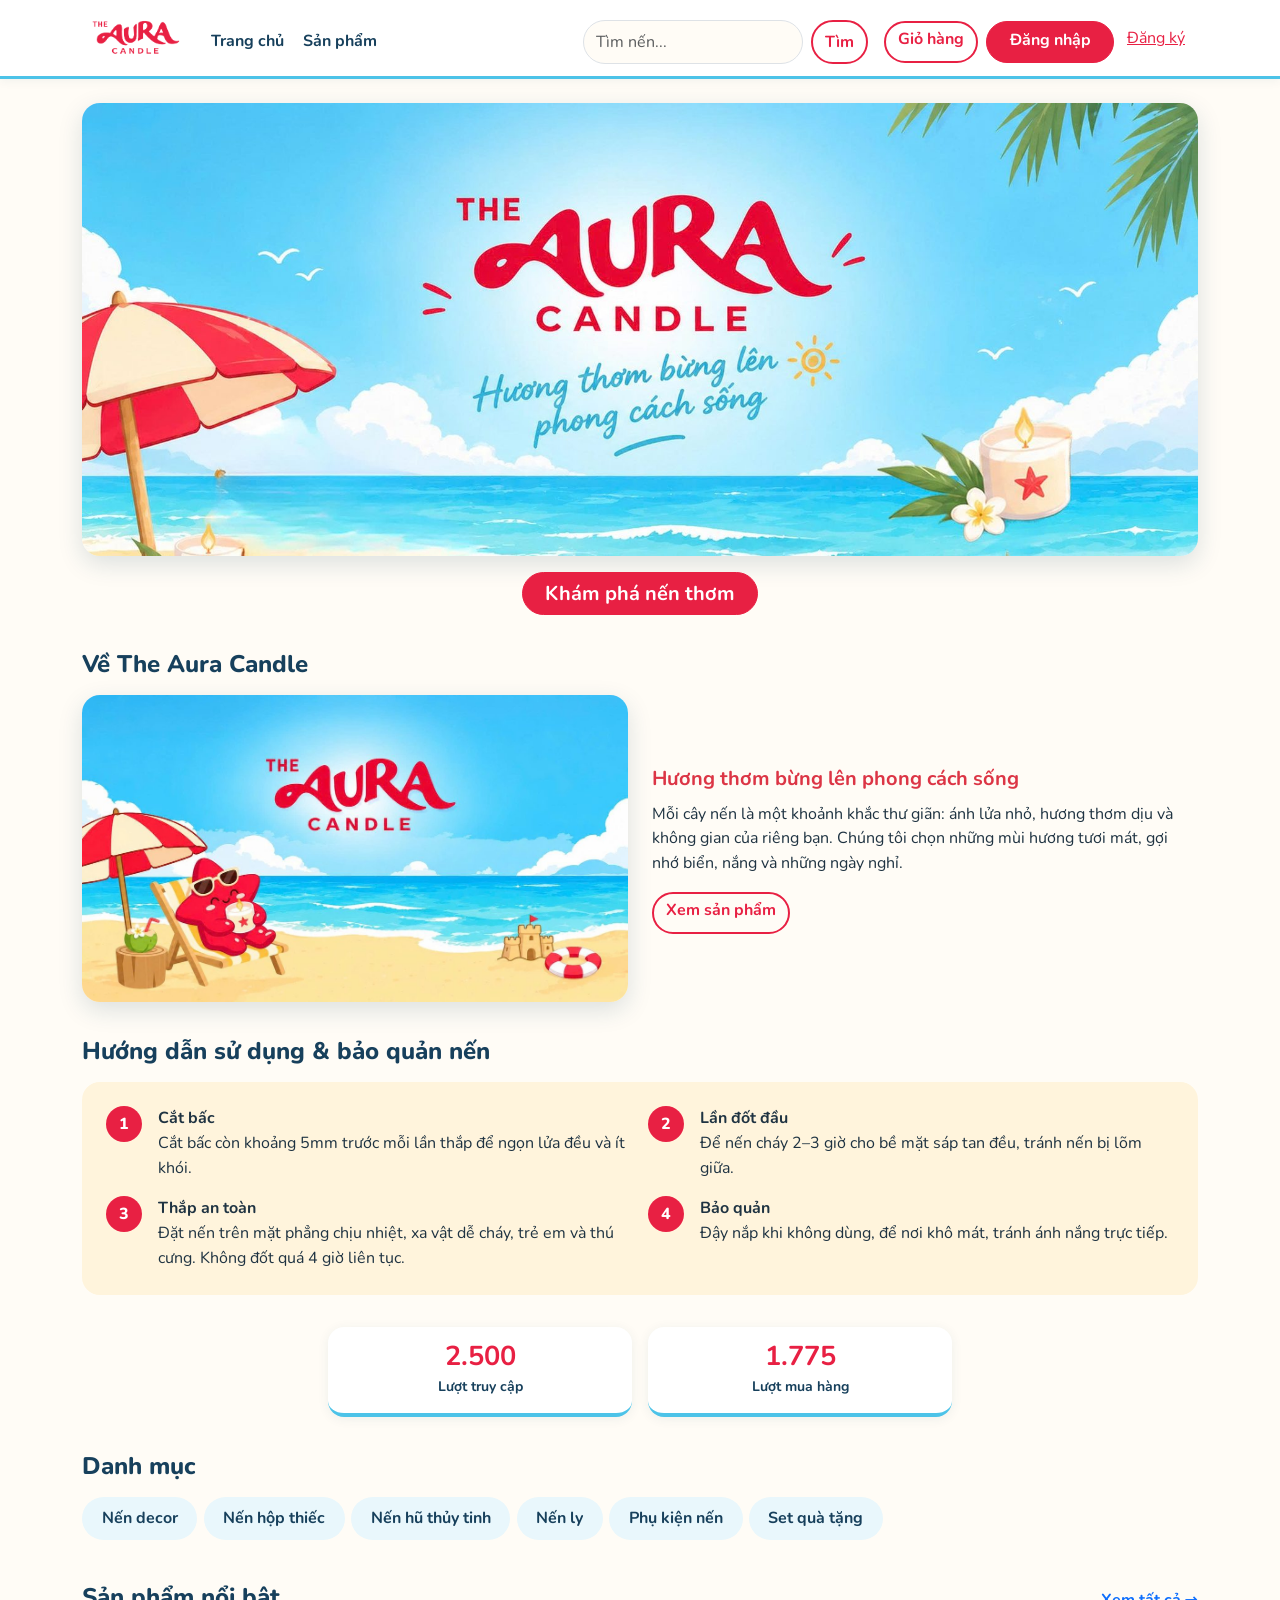
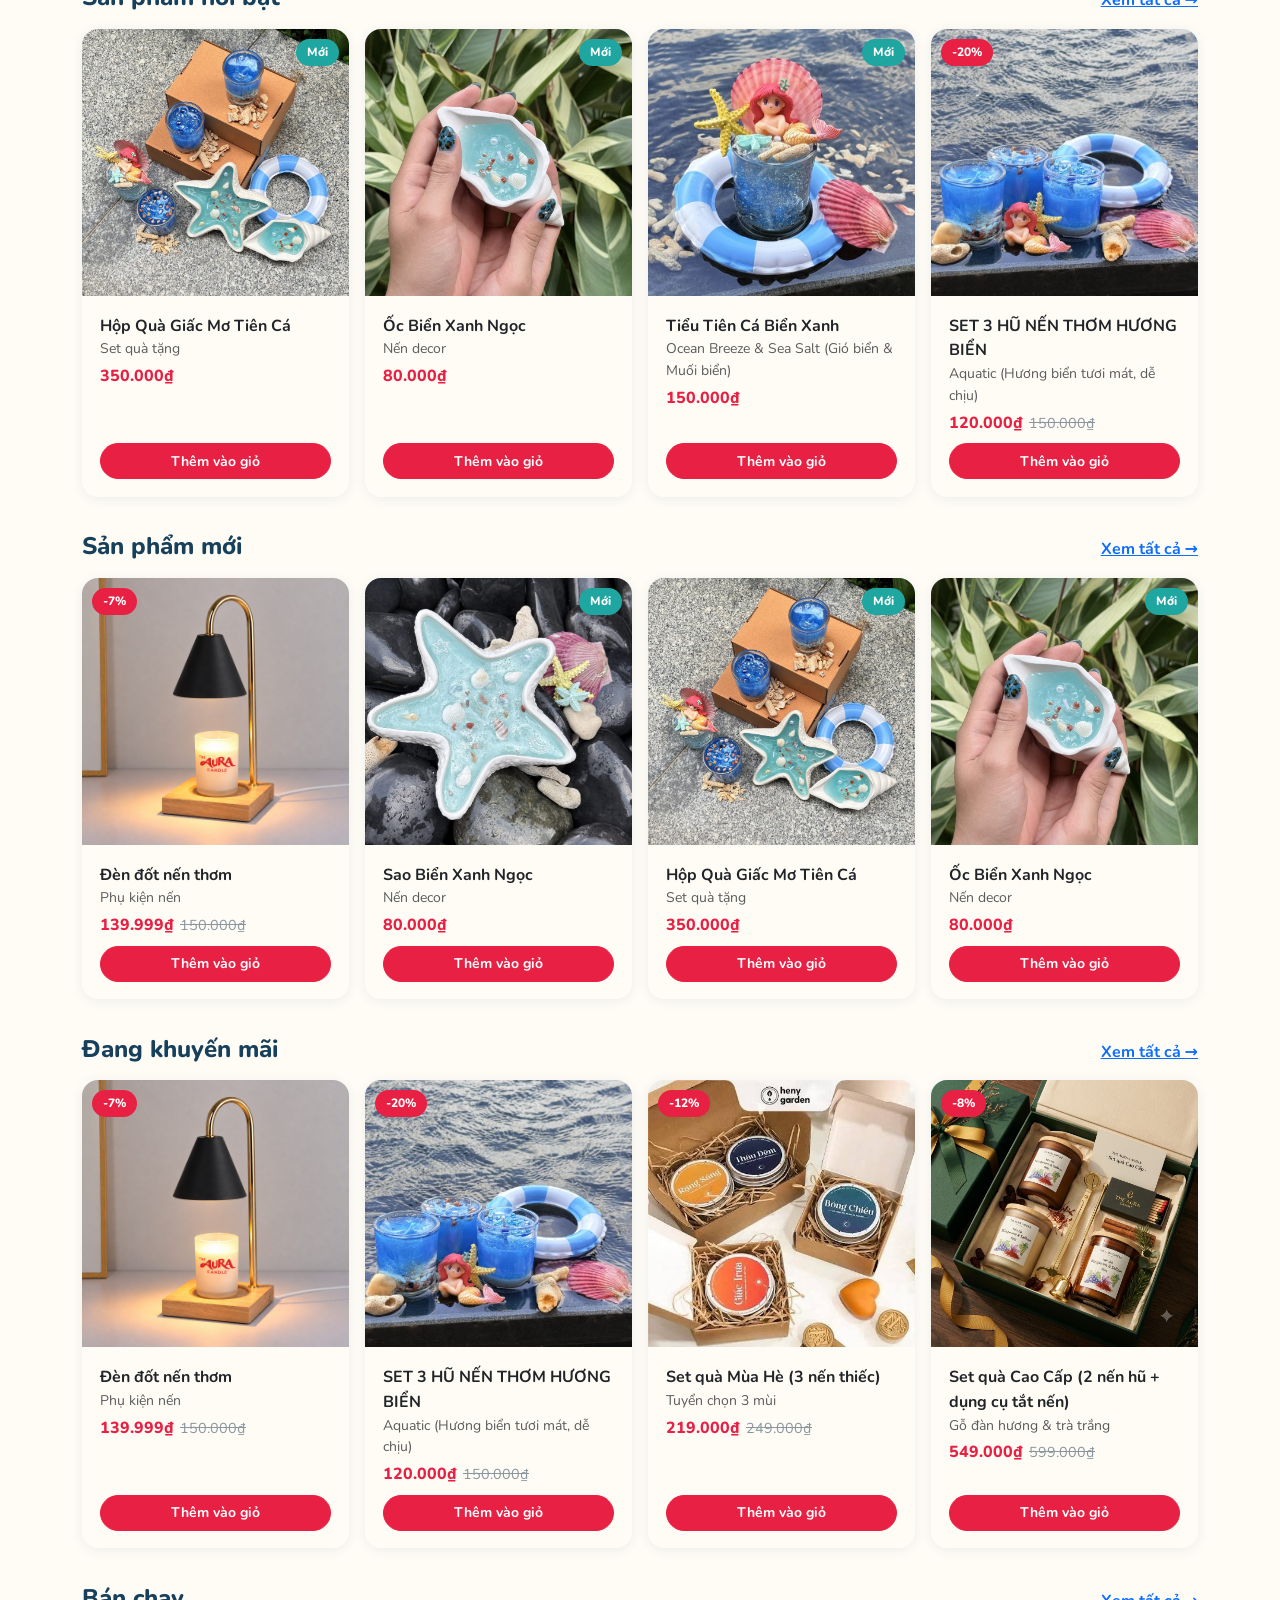
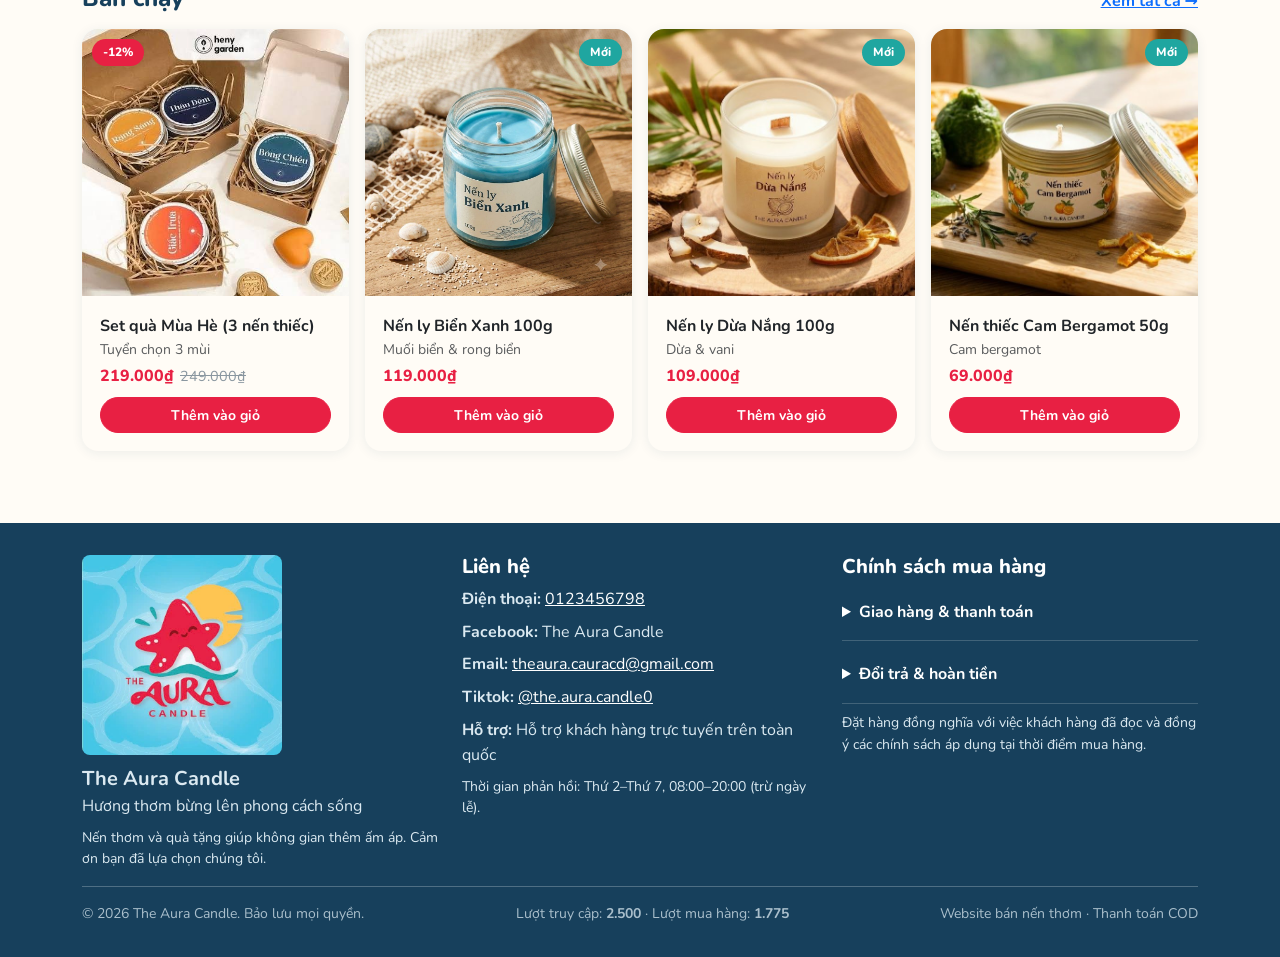
<file: index.html>
<!DOCTYPE html>
<html lang="vi">
<head>
  <meta charset="utf-8">
  <meta name="viewport" content="width=device-width, initial-scale=1">
  <meta name="description" content="The Aura Candle – Nến thơm và quà tặng, hương thơm bừng lên phong cách sống.">
  <title>The Aura Candle – Hương thơm bừng lên phong cách sống</title>
  <link rel="icon" href="images/logo/logo-square.jpg">
  <link rel="preconnect" href="https://fonts.googleapis.com">
  <link href="https://fonts.googleapis.com/css2?family=Nunito:wght@400;600;700;800&display=swap" rel="stylesheet">
  <link href="lib/bootstrap/bootstrap.min.css" rel="stylesheet">
  <link href="css/site.css" rel="stylesheet">
</head>
<body>
  <div id="nav"></div>
  <main id="app" class="container py-4"></main>
  <footer id="footer"></footer>
  <div id="toasts" class="toast-container position-fixed bottom-0 end-0 p-3"></div>
  <div id="modalHost"></div>
  <script src="lib/bootstrap/bootstrap.bundle.min.js"></script>
  <script src="js/config.js"></script>
  <script src="js/static-api.js"></script>
  <script src="js/app.js"></script>
</body>
</html>
</file>
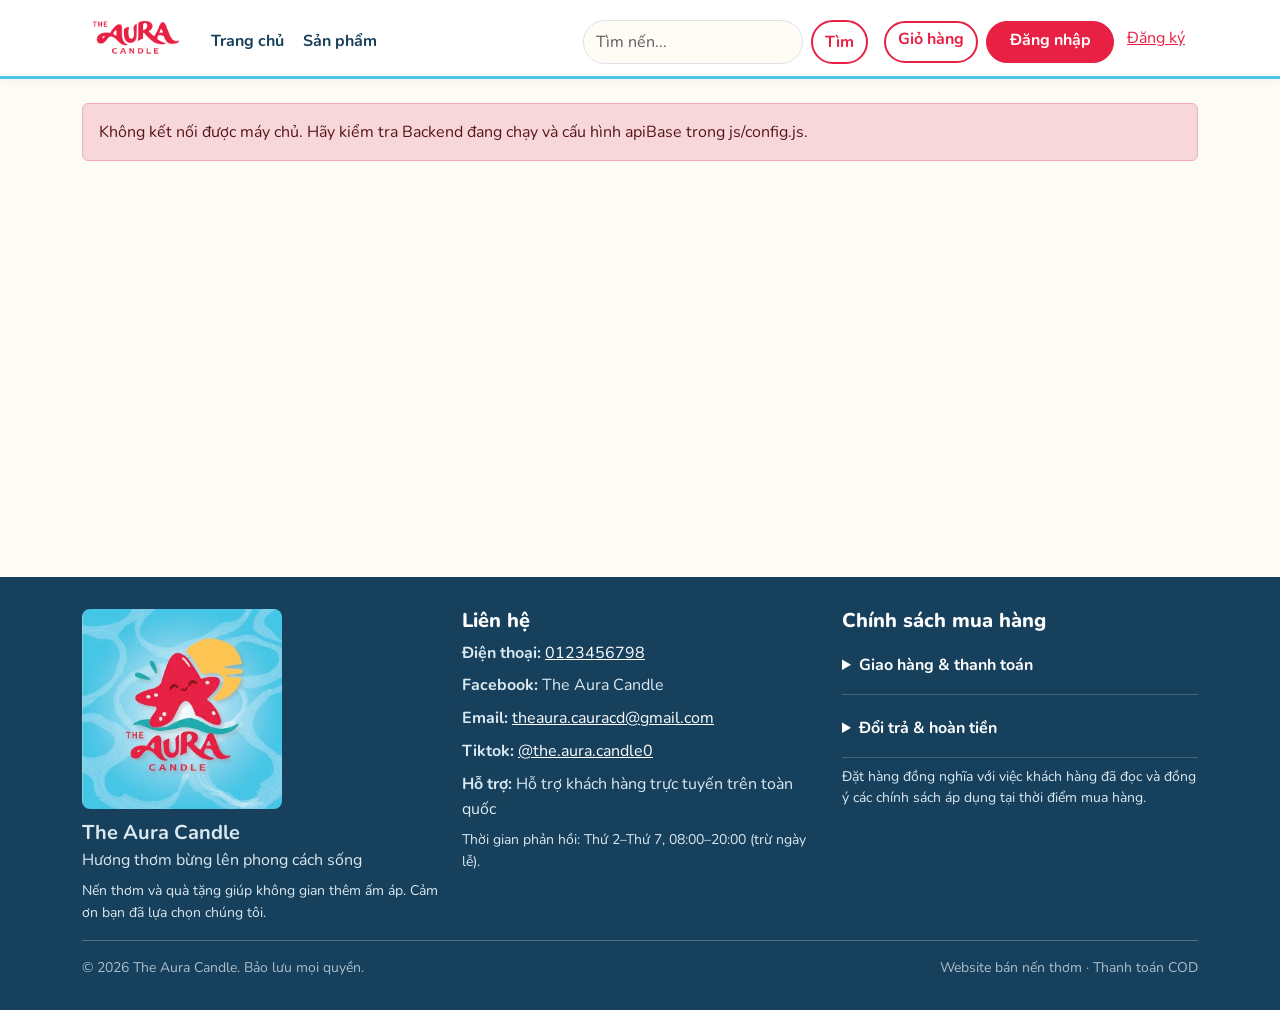
<file: NenThomStore.Web/wwwroot/index.html>
<!DOCTYPE html>
<html lang="vi">
<head>
  <meta charset="utf-8">
  <meta name="viewport" content="width=device-width, initial-scale=1">
  <title>The Aura Candle – Hương thơm bừng lên phong cách sống</title>
  <link rel="icon" href="images/logo/logo-square.jpg">
  <link rel="preconnect" href="https://fonts.googleapis.com">
  <link href="https://fonts.googleapis.com/css2?family=Nunito:wght@400;600;700;800&display=swap" rel="stylesheet">
  <link href="lib/bootstrap/bootstrap.min.css" rel="stylesheet">
  <link href="css/site.css" rel="stylesheet">
</head>
<body>
  <div id="nav"></div>
  <main id="app" class="container py-4"></main>
  <footer id="footer"></footer>
  <div id="toasts" class="toast-container position-fixed bottom-0 end-0 p-3"></div>
  <div id="modalHost"></div>
  <script src="lib/bootstrap/bootstrap.bundle.min.js"></script>
  <script src="js/config.js"></script>
  <script src="js/app.js"></script>
</body>
</html>
</file>
<file: css/site.css>
:root{--red:#E82043;--red-dark:#C4122F;--sky:#4CC3E8;--sky-soft:#E9F7FC;--navy:#17405C;--sand:#FFF4DC;--teal:#1FA6A0;--bg:#FFFCF6;--bs-body-font-family:'Nunito',system-ui,-apple-system,'Segoe UI',Roboto,sans-serif;--bs-body-color:#1f3342;--bs-body-bg:var(--bg);--bs-link-color:var(--red);--bs-link-hover-color:var(--red-dark)}
body{background:var(--bg)}
h1,h2,h3,h4,h5{color:var(--navy);font-weight:800}
.aura-nav{background:#fff;border-bottom:3px solid var(--sky);box-shadow:0 2px 10px rgba(23,64,92,.06)}
.aura-nav .nav-link{font-weight:700;color:var(--navy)}
.aura-nav .nav-link:hover,.aura-nav .nav-link.active{color:var(--red)}
.btn-brand{background:var(--red);border-color:var(--red);color:#fff;border-radius:999px;font-weight:700;padding:.5rem 1.4rem}
.btn-brand:hover,.btn-brand:focus{background:var(--red-dark);border-color:var(--red-dark);color:#fff}
.btn-outline-brand{border:2px solid var(--red);color:var(--red);border-radius:999px;font-weight:700}
.btn-outline-brand:hover{background:var(--red);color:#fff}
.hero-img{border-radius:18px;box-shadow:0 8px 24px rgba(23,64,92,.15);display:block}
.section-title{display:flex;align-items:baseline;justify-content:space-between;margin:2.2rem 0 1rem}
.section-title h2{font-size:1.5rem;margin:0}
.chip{display:inline-block;padding:.45rem 1.1rem;border-radius:999px;background:var(--sky-soft);color:var(--navy);font-weight:700;text-decoration:none;margin:0 .4rem .5rem 0;border:2px solid transparent}
.chip:hover{border-color:var(--sky);color:var(--navy)}
.product-card{border:0;border-radius:16px;overflow:hidden;box-shadow:0 2px 12px rgba(23,64,92,.08);transition:transform .15s}
.product-card:hover{transform:translateY(-3px)}
.pimg{background:var(--sky-soft);display:block}
.pimg img{object-fit:cover;width:100%;height:100%}
.price{color:var(--red);font-weight:800}
.price-old{color:#8a97a0;text-decoration:line-through;font-size:.9em;margin-left:.4rem}
.badge-sale{position:absolute;top:10px;left:10px;background:var(--red);color:#fff;border-radius:999px;padding:.25rem .7rem;font-size:.75rem;font-weight:800;z-index:2}
.badge-new{position:absolute;top:10px;right:10px;background:var(--teal);color:#fff;border-radius:999px;padding:.25rem .7rem;font-size:.75rem;font-weight:800;z-index:2}
.stars{color:#F5A623;letter-spacing:1px}
.panel{background:#fff;border-radius:16px;padding:1.25rem;box-shadow:0 2px 12px rgba(23,64,92,.07)}
.info-band{background:var(--sand);border-radius:18px;padding:1.5rem}
.step-num{width:36px;height:36px;border-radius:50%;background:var(--red);color:#fff;display:inline-flex;align-items:center;justify-content:center;font-weight:800;flex:none}
.thumb{width:68px;height:68px;object-fit:cover;border-radius:10px;cursor:pointer;border:2px solid transparent}
.thumb:hover{border-color:var(--sky)}
.bars{display:flex;align-items:flex-end;gap:6px;height:220px;overflow-x:auto;padding-bottom:4px}
.bar-col{flex:1 0 26px;display:flex;flex-direction:column;justify-content:flex-end;align-items:center;height:100%}
.bar{width:100%;background:linear-gradient(var(--sky),var(--teal));border-radius:6px 6px 0 0;min-height:2px}
.bar-lbl{font-size:.65rem;color:#5b6b76;margin-top:4px;white-space:nowrap}
.stat{border-radius:16px;padding:1rem 1.2rem;background:#fff;box-shadow:0 2px 12px rgba(23,64,92,.07);border-left:6px solid var(--sky)}
.stat b{display:block;font-size:1.5rem;color:var(--navy)}
.footer-aura{background:var(--navy);color:#dbe9f1;margin-top:3rem;padding:2rem 0}
.footer-aura a{color:#fff}
.nav-pills .nav-link{color:var(--navy);font-weight:700;border-radius:999px}
.nav-pills .nav-link.active{background:var(--red)}
.table>:not(caption)>*>*{vertical-align:middle}
.demo-bar{background:#FFF3CD;color:#664d03;text-align:center;font-size:.85rem;padding:.35rem .5rem}
@media(max-width:575px){.section-title h2{font-size:1.25rem}.hero-img{border-radius:12px}}

.footer-policy{border-bottom:1px solid rgba(255,255,255,.18);padding:.55rem 0}.footer-policy summary{cursor:pointer;font-weight:700;color:#fff}.footer-policy p{font-size:.9rem;line-height:1.6;color:#dbe9f1}.footer-aura a{overflow-wrap:anywhere}.footer-aura{line-height:1.55}


/* Responsive and accessibility pass: desktop, tablet and mobile */
*,*::before,*::after{box-sizing:border-box}
html{scroll-behavior:smooth;-webkit-text-size-adjust:100%;text-size-adjust:100%;scroll-padding-top:5.5rem}
body{min-width:320px;line-height:1.55;overflow-wrap:anywhere}
img,svg,video,canvas{max-width:100%}
img{height:auto}
button,a,input,select,textarea{touch-action:manipulation}
a,button,.form-control,.form-select,.form-check-input{outline-offset:3px}
:focus-visible{outline:3px solid var(--sky)!important;outline-offset:3px}
.btn{min-height:42px;white-space:normal;line-height:1.25}
.btn-sm{min-height:36px;padding:.4rem .7rem}
.form-control,.form-select{min-height:44px;min-width:0}
textarea.form-control{min-height:90px}
.aura-nav{z-index:1030;padding:.55rem 0}
.aura-nav .navbar-brand{min-width:0;max-width:65%;padding-block:.2rem}
.aura-nav .navbar-brand img{display:block;width:auto;height:clamp(34px,4vw,46px);max-width:100%;object-fit:contain}
.aura-nav .navbar-toggler{flex:0 0 auto;min-width:44px;min-height:44px}
.aura-nav .navbar-collapse{padding-top:.5rem}
.aura-nav .navbar-nav{gap:.15rem}
.aura-nav form[data-form="navSearch"]{min-width:0;max-width:100%}
.aura-nav form[data-form="navSearch"] input{width:clamp(120px,18vw,220px);min-width:0}
.aura-nav .dropdown-menu{max-width:min(92vw,320px);overflow-wrap:anywhere}
#app{min-height:50vh}
.hero-img{height:auto;max-height:clamp(220px,42vw,560px);object-fit:cover}
.product-card{height:100%;min-width:0}
.product-card .card-body{min-width:0;padding:clamp(.65rem,1.5vw,1.1rem)}
.product-card .card-body>a{overflow-wrap:anywhere;display:block}
.product-card .price{overflow-wrap:anywhere}
.pimg{overflow:hidden}
.pimg img{transition:transform .25s ease}
.product-card:hover .pimg img{transform:scale(1.025)}
.section-title{gap:1rem;flex-wrap:wrap}
.section-title h2{min-width:0;overflow-wrap:anywhere}
.panel,.info-band,.stat{min-width:0}
.table-responsive{max-width:100%;-webkit-overflow-scrolling:touch}
.table{--bs-table-bg:transparent;margin-bottom:0}
.table th,.table td{overflow-wrap:anywhere}
.modal-dialog{margin:.75rem auto;max-width:calc(100% - 1.5rem)}
.modal-content{max-height:calc(100dvh - 1.5rem)}
.modal-body{overflow-y:auto;overscroll-behavior:contain}
.toast-container{z-index:1090;width:min(100%,420px);max-width:100%;padding-bottom:max(1rem,env(safe-area-inset-bottom))!important}
.toast{max-width:100%;overflow-wrap:anywhere}
.footer-aura{padding-bottom:max(2rem,env(safe-area-inset-bottom))}
.footer-aura img{max-width:100%;object-fit:contain}
.footer-policy summary{padding:.25rem 0;min-height:36px}
.pagination{gap:.2rem}
.pagination .page-link{min-width:40px;min-height:40px;text-align:center}
.bars{max-width:100%;overscroll-behavior-x:contain}
#modalHost .modal input[type=file]{max-width:100%}
@media (max-width:991.98px){
  .aura-nav .navbar-collapse{padding: .75rem 0 .25rem}
  .aura-nav form[data-form="navSearch"]{width:100%;margin:.65rem 0!important}
  .aura-nav form[data-form="navSearch"] input{width:100%;flex:1 1 auto}
  .aura-nav .navbar-collapse>.btn,.aura-nav .navbar-collapse>.dropdown{align-self:flex-start}
  .aura-nav .navbar-collapse>a.btn{display:inline-flex;align-items:center;justify-content:center;margin-right:.4rem}
}
@media (max-width:767.98px){
  #app.container{padding-left:1rem;padding-right:1rem}
  .section-title{margin:1.6rem 0 .85rem;align-items:center}
  .section-title h2{font-size:1.25rem}
  .panel{padding:1rem;border-radius:14px}
  .info-band{padding:1rem;border-radius:14px}
  .hero-img{border-radius:12px;max-height:none}
  .table{font-size:.9rem}
  .modal-dialog{margin:.5rem auto;max-width:calc(100% - 1rem)}
  .modal-content{max-height:calc(100dvh - 1rem)}
  .modal-footer{gap:.5rem;flex-wrap:wrap}
  .modal-footer .btn{flex:1 1 auto}
  .footer-aura{margin-top:2rem;padding-top:1.5rem}
}
@media (max-width:575.98px){
  body{font-size:15px}
  #app.container{padding-top:1rem!important}
  .product-card .card-body{padding:.65rem}
  .product-card .card-body .small{font-size:.78rem}
  .product-card .btn{font-size:.82rem;padding:.45rem .35rem}
  .badge-sale,.badge-new{font-size:.68rem;padding:.2rem .5rem;top:7px}
  .chip{padding:.4rem .8rem;margin-right:.15rem}
  .step-num{width:32px;height:32px}
  .btn-lg{font-size:1rem;padding:.7rem 1rem}
  .input-group{flex-wrap:nowrap}
  .input-group>.form-control{min-width:0}
  .input-group>.btn{flex:0 0 auto;padding-inline:.7rem}
  .d-flex.justify-content-between{gap:.5rem}
  .d-flex.justify-content-between>*{min-width:0}
  .pagination{gap:.1rem}
  .pagination .page-link{min-width:36px;min-height:38px;padding:.4rem .6rem}
  .toast-container{left:0;right:0;width:100%;padding:.5rem!important}
  .toast{width:100%}
}
@media (prefers-reduced-motion:reduce){*,*::before,*::after{scroll-behavior:auto!important;animation-duration:.01ms!important;animation-iteration-count:1!important;transition-duration:.01ms!important}}

/* Thống kê lượt truy cập / lượt mua hàng */
.stats-band{max-width:640px;margin-left:auto;margin-right:auto}
.stat-box{background:#fff;border-radius:16px;padding:.9rem 1rem;box-shadow:0 2px 12px rgba(23,64,92,.07);border-bottom:4px solid var(--sky)}
.stat-box b{display:block;font-size:1.7rem;line-height:1.2;color:var(--red)}
.stat-box small{color:var(--navy);font-weight:700}
.footer-aura .footer-logo{width:200px;height:200px;max-width:100%;object-fit:cover}
</file>
<file: NenThomStore.Web/wwwroot/css/site.css>
:root{--red:#E82043;--red-dark:#C4122F;--sky:#4CC3E8;--sky-soft:#E9F7FC;--navy:#17405C;--sand:#FFF4DC;--teal:#1FA6A0;--bg:#FFFCF6;--bs-body-font-family:'Nunito',system-ui,-apple-system,'Segoe UI',Roboto,sans-serif;--bs-body-color:#1f3342;--bs-body-bg:var(--bg);--bs-link-color:var(--red);--bs-link-hover-color:var(--red-dark)}
body{background:var(--bg)}
h1,h2,h3,h4,h5{color:var(--navy);font-weight:800}
.aura-nav{background:#fff;border-bottom:3px solid var(--sky);box-shadow:0 2px 10px rgba(23,64,92,.06)}
.aura-nav .nav-link{font-weight:700;color:var(--navy)}
.aura-nav .nav-link:hover,.aura-nav .nav-link.active{color:var(--red)}
.btn-brand{background:var(--red);border-color:var(--red);color:#fff;border-radius:999px;font-weight:700;padding:.5rem 1.4rem}
.btn-brand:hover,.btn-brand:focus{background:var(--red-dark);border-color:var(--red-dark);color:#fff}
.btn-outline-brand{border:2px solid var(--red);color:var(--red);border-radius:999px;font-weight:700}
.btn-outline-brand:hover{background:var(--red);color:#fff}
.hero-img{border-radius:18px;box-shadow:0 8px 24px rgba(23,64,92,.15);display:block}
.section-title{display:flex;align-items:baseline;justify-content:space-between;margin:2.2rem 0 1rem}
.section-title h2{font-size:1.5rem;margin:0}
.chip{display:inline-block;padding:.45rem 1.1rem;border-radius:999px;background:var(--sky-soft);color:var(--navy);font-weight:700;text-decoration:none;margin:0 .4rem .5rem 0;border:2px solid transparent}
.chip:hover{border-color:var(--sky);color:var(--navy)}
.product-card{border:0;border-radius:16px;overflow:hidden;box-shadow:0 2px 12px rgba(23,64,92,.08);transition:transform .15s}
.product-card:hover{transform:translateY(-3px)}
.pimg{background:var(--sky-soft);display:block}
.pimg img{object-fit:cover;width:100%;height:100%}
.price{color:var(--red);font-weight:800}
.price-old{color:#8a97a0;text-decoration:line-through;font-size:.9em;margin-left:.4rem}
.badge-sale{position:absolute;top:10px;left:10px;background:var(--red);color:#fff;border-radius:999px;padding:.25rem .7rem;font-size:.75rem;font-weight:800;z-index:2}
.badge-new{position:absolute;top:10px;right:10px;background:var(--teal);color:#fff;border-radius:999px;padding:.25rem .7rem;font-size:.75rem;font-weight:800;z-index:2}
.stars{color:#F5A623;letter-spacing:1px}
.panel{background:#fff;border-radius:16px;padding:1.25rem;box-shadow:0 2px 12px rgba(23,64,92,.07)}
.info-band{background:var(--sand);border-radius:18px;padding:1.5rem}
.step-num{width:36px;height:36px;border-radius:50%;background:var(--red);color:#fff;display:inline-flex;align-items:center;justify-content:center;font-weight:800;flex:none}
.thumb{width:68px;height:68px;object-fit:cover;border-radius:10px;cursor:pointer;border:2px solid transparent}
.thumb:hover{border-color:var(--sky)}
.bars{display:flex;align-items:flex-end;gap:6px;height:220px;overflow-x:auto;padding-bottom:4px}
.bar-col{flex:1 0 26px;display:flex;flex-direction:column;justify-content:flex-end;align-items:center;height:100%}
.bar{width:100%;background:linear-gradient(var(--sky),var(--teal));border-radius:6px 6px 0 0;min-height:2px}
.bar-lbl{font-size:.65rem;color:#5b6b76;margin-top:4px;white-space:nowrap}
.stat{border-radius:16px;padding:1rem 1.2rem;background:#fff;box-shadow:0 2px 12px rgba(23,64,92,.07);border-left:6px solid var(--sky)}
.stat b{display:block;font-size:1.5rem;color:var(--navy)}
.footer-aura{background:var(--navy);color:#dbe9f1;margin-top:3rem;padding:2rem 0}
.footer-aura a{color:#fff}
.nav-pills .nav-link{color:var(--navy);font-weight:700;border-radius:999px}
.nav-pills .nav-link.active{background:var(--red)}
.table>:not(caption)>*>*{vertical-align:middle}
.demo-bar{background:#FFF3CD;color:#664d03;text-align:center;font-size:.85rem;padding:.35rem .5rem}
@media(max-width:575px){.section-title h2{font-size:1.25rem}.hero-img{border-radius:12px}}

.footer-policy{border-bottom:1px solid rgba(255,255,255,.18);padding:.55rem 0}.footer-policy summary{cursor:pointer;font-weight:700;color:#fff}.footer-policy p{font-size:.9rem;line-height:1.6;color:#dbe9f1}.footer-aura a{overflow-wrap:anywhere}.footer-aura{line-height:1.55}


/* Responsive and accessibility pass: desktop, tablet and mobile */
*,*::before,*::after{box-sizing:border-box}
html{scroll-behavior:smooth;-webkit-text-size-adjust:100%;text-size-adjust:100%;scroll-padding-top:5.5rem}
body{min-width:320px;line-height:1.55;overflow-wrap:anywhere}
img,svg,video,canvas{max-width:100%}
img{height:auto}
button,a,input,select,textarea{touch-action:manipulation}
a,button,.form-control,.form-select,.form-check-input{outline-offset:3px}
:focus-visible{outline:3px solid var(--sky)!important;outline-offset:3px}
.btn{min-height:42px;white-space:normal;line-height:1.25}
.btn-sm{min-height:36px;padding:.4rem .7rem}
.form-control,.form-select{min-height:44px;min-width:0}
textarea.form-control{min-height:90px}
.aura-nav{z-index:1030;padding:.55rem 0}
.aura-nav .navbar-brand{min-width:0;max-width:65%;padding-block:.2rem}
.aura-nav .navbar-brand img{display:block;width:auto;height:clamp(34px,4vw,46px);max-width:100%;object-fit:contain}
.aura-nav .navbar-toggler{flex:0 0 auto;min-width:44px;min-height:44px}
.aura-nav .navbar-collapse{padding-top:.5rem}
.aura-nav .navbar-nav{gap:.15rem}
.aura-nav form[data-form="navSearch"]{min-width:0;max-width:100%}
.aura-nav form[data-form="navSearch"] input{width:clamp(120px,18vw,220px);min-width:0}
.aura-nav .dropdown-menu{max-width:min(92vw,320px);overflow-wrap:anywhere}
#app{min-height:50vh}
.hero-img{height:auto;max-height:clamp(220px,42vw,560px);object-fit:cover}
.product-card{height:100%;min-width:0}
.product-card .card-body{min-width:0;padding:clamp(.65rem,1.5vw,1.1rem)}
.product-card .card-body>a{overflow-wrap:anywhere;display:block}
.product-card .price{overflow-wrap:anywhere}
.pimg{overflow:hidden}
.pimg img{transition:transform .25s ease}
.product-card:hover .pimg img{transform:scale(1.025)}
.section-title{gap:1rem;flex-wrap:wrap}
.section-title h2{min-width:0;overflow-wrap:anywhere}
.panel,.info-band,.stat{min-width:0}
.table-responsive{max-width:100%;-webkit-overflow-scrolling:touch}
.table{--bs-table-bg:transparent;margin-bottom:0}
.table th,.table td{overflow-wrap:anywhere}
.modal-dialog{margin:.75rem auto;max-width:calc(100% - 1.5rem)}
.modal-content{max-height:calc(100dvh - 1.5rem)}
.modal-body{overflow-y:auto;overscroll-behavior:contain}
.toast-container{z-index:1090;width:min(100%,420px);max-width:100%;padding-bottom:max(1rem,env(safe-area-inset-bottom))!important}
.toast{max-width:100%;overflow-wrap:anywhere}
.footer-aura{padding-bottom:max(2rem,env(safe-area-inset-bottom))}
.footer-aura img{max-width:100%;object-fit:contain}
.footer-policy summary{padding:.25rem 0;min-height:36px}
.pagination{gap:.2rem}
.pagination .page-link{min-width:40px;min-height:40px;text-align:center}
.bars{max-width:100%;overscroll-behavior-x:contain}
#modalHost .modal input[type=file]{max-width:100%}
@media (max-width:991.98px){
  .aura-nav .navbar-collapse{padding: .75rem 0 .25rem}
  .aura-nav form[data-form="navSearch"]{width:100%;margin:.65rem 0!important}
  .aura-nav form[data-form="navSearch"] input{width:100%;flex:1 1 auto}
  .aura-nav .navbar-collapse>.btn,.aura-nav .navbar-collapse>.dropdown{align-self:flex-start}
  .aura-nav .navbar-collapse>a.btn{display:inline-flex;align-items:center;justify-content:center;margin-right:.4rem}
}
@media (max-width:767.98px){
  #app.container{padding-left:1rem;padding-right:1rem}
  .section-title{margin:1.6rem 0 .85rem;align-items:center}
  .section-title h2{font-size:1.25rem}
  .panel{padding:1rem;border-radius:14px}
  .info-band{padding:1rem;border-radius:14px}
  .hero-img{border-radius:12px;max-height:none}
  .table{font-size:.9rem}
  .modal-dialog{margin:.5rem auto;max-width:calc(100% - 1rem)}
  .modal-content{max-height:calc(100dvh - 1rem)}
  .modal-footer{gap:.5rem;flex-wrap:wrap}
  .modal-footer .btn{flex:1 1 auto}
  .footer-aura{margin-top:2rem;padding-top:1.5rem}
}
@media (max-width:575.98px){
  body{font-size:15px}
  #app.container{padding-top:1rem!important}
  .product-card .card-body{padding:.65rem}
  .product-card .card-body .small{font-size:.78rem}
  .product-card .btn{font-size:.82rem;padding:.45rem .35rem}
  .badge-sale,.badge-new{font-size:.68rem;padding:.2rem .5rem;top:7px}
  .chip{padding:.4rem .8rem;margin-right:.15rem}
  .step-num{width:32px;height:32px}
  .btn-lg{font-size:1rem;padding:.7rem 1rem}
  .input-group{flex-wrap:nowrap}
  .input-group>.form-control{min-width:0}
  .input-group>.btn{flex:0 0 auto;padding-inline:.7rem}
  .d-flex.justify-content-between{gap:.5rem}
  .d-flex.justify-content-between>*{min-width:0}
  .pagination{gap:.1rem}
  .pagination .page-link{min-width:36px;min-height:38px;padding:.4rem .6rem}
  .toast-container{left:0;right:0;width:100%;padding:.5rem!important}
  .toast{width:100%}
}
@media (prefers-reduced-motion:reduce){*,*::before,*::after{scroll-behavior:auto!important;animation-duration:.01ms!important;animation-iteration-count:1!important;transition-duration:.01ms!important}}

/* Thống kê lượt truy cập / lượt mua hàng */
.stats-band{max-width:640px;margin-left:auto;margin-right:auto}
.stat-box{background:#fff;border-radius:16px;padding:.9rem 1rem;box-shadow:0 2px 12px rgba(23,64,92,.07);border-bottom:4px solid var(--sky)}
.stat-box b{display:block;font-size:1.7rem;line-height:1.2;color:var(--red)}
.stat-box small{color:var(--navy);font-weight:700}
.footer-aura .footer-logo{width:200px;height:200px;max-width:100%;object-fit:cover}
</file>
